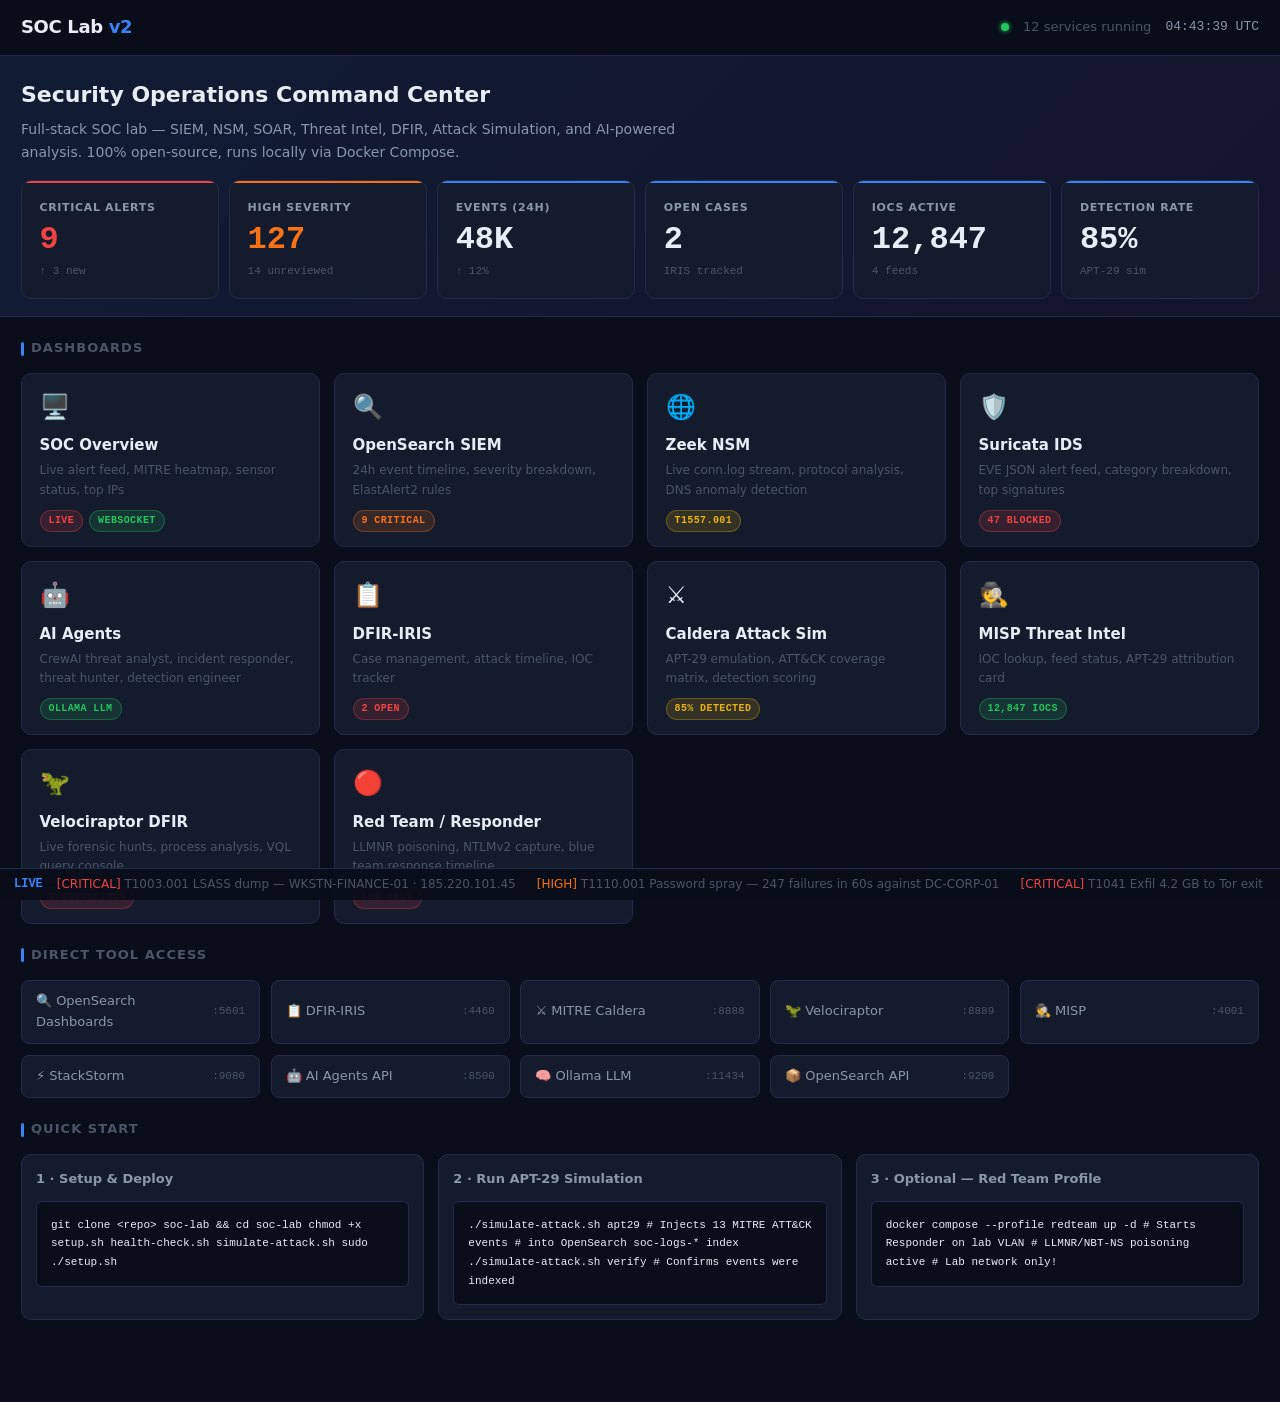
<file: dashboards/index.html>
<!DOCTYPE html>
<html lang="en">
<head>
<meta charset="UTF-8">
<meta name="viewport" content="width=device-width,initial-scale=1">
<title>SOC Lab v2 — Command Center</title>
<link rel="stylesheet" href="soc-theme.css">
<style>
  body { background:var(--bg-base); font-family:var(--font-sans); color:var(--text-primary); margin:0; }
  .portal-header { position:sticky; top:0; z-index:100; background:rgba(10,14,26,0.95); backdrop-filter:blur(8px); border-bottom:1px solid var(--border); display:flex; align-items:center; justify-content:space-between; padding:0 var(--space-6); height:var(--header-h); }
  .portal-logo { font-size:18px; font-weight:700; color:var(--text-primary); letter-spacing:-.02em; }
  .portal-logo span { color:var(--accent); }
  .portal-meta { display:flex; align-items:center; gap:var(--space-4); font-size:13px; color:var(--text-muted); }
  .portal-clock { font-family:var(--font-mono); color:var(--text-secondary); }
  .hero-bar { background:linear-gradient(135deg,rgba(59,130,246,0.12) 0%,rgba(139,92,246,0.08) 100%); border-bottom:1px solid var(--border); padding:var(--space-6) var(--space-6) var(--space-5); }
  .hero-bar h2 { margin:0 0 6px; font-size:22px; font-weight:700; }
  .hero-bar p  { margin:0 0 var(--space-5); color:var(--text-secondary); font-size:14px; max-width:700px; }
  .hero-kpis { display:grid; grid-template-columns:repeat(6,1fr); gap:var(--space-3); }
  @media(max-width:900px){ .hero-kpis { grid-template-columns:repeat(3,1fr); } }
  .portal-body { padding:var(--space-6); }
  .section-title { font-size:13px; font-weight:600; text-transform:uppercase; letter-spacing:.08em; color:var(--text-muted); margin:0 0 var(--space-4); }
  .dash-grid { display:grid; grid-template-columns:repeat(auto-fill,minmax(260px,1fr)); gap:var(--space-4); margin-bottom:var(--space-6); }
  .dash-card { background:var(--bg-card); border:1px solid var(--border); border-radius:var(--radius-md); padding:var(--space-4) var(--space-5); text-decoration:none; color:inherit; display:block; transition:border-color .15s,transform .15s; }
  .dash-card:hover { border-color:var(--accent); transform:translateY(-2px); }
  .dash-card-icon { font-size:24px; margin-bottom:var(--space-2); }
  .dash-card-name { font-size:15px; font-weight:600; margin-bottom:4px; }
  .dash-card-desc { font-size:12px; color:var(--text-muted); margin-bottom:var(--space-3); }
  .dash-card-tags { display:flex; gap:6px; flex-wrap:wrap; }
  .tools-grid { display:grid; grid-template-columns:repeat(auto-fill,minmax(200px,1fr)); gap:var(--space-3); margin-bottom:var(--space-6); }
  .tool-link { background:var(--bg-card); border:1px solid var(--border); border-radius:var(--radius); padding:var(--space-3) var(--space-4); text-decoration:none; color:var(--text-secondary); font-size:13px; display:flex; align-items:center; gap:8px; transition:border-color .15s,color .15s; }
  .tool-link:hover { border-color:var(--accent); color:var(--text-primary); }
  .tool-port { margin-left:auto; font-family:var(--font-mono); font-size:11px; color:var(--text-muted); }
  .qs-grid { display:grid; grid-template-columns:repeat(auto-fill,minmax(320px,1fr)); gap:var(--space-4); margin-bottom:var(--space-6); }
  .qs-card { background:var(--bg-card); border:1px solid var(--border); border-radius:var(--radius-md); padding:var(--space-4); }
  .qs-card h4 { margin:0 0 var(--space-3); font-size:13px; color:var(--text-secondary); font-weight:600; }
  .ticker { position:fixed; bottom:0; left:0; right:0; background:rgba(10,14,26,0.95); border-top:1px solid var(--border); padding:6px var(--space-4); display:flex; align-items:center; gap:var(--space-4); font-size:12px; overflow:hidden; }
  .ticker-label { color:var(--accent); font-weight:700; font-family:var(--font-mono); white-space:nowrap; }
  .ticker-track { flex:1; overflow:hidden; }
  .ticker-inner { display:flex; gap:var(--space-6); animation:scroll-left 40s linear infinite; white-space:nowrap; }
  @keyframes scroll-left { from{transform:translateX(0)} to{transform:translateX(-50%)} }
  .ticker-item { color:var(--text-muted); }
  .ticker-item .t-high { color:var(--high); }
  .ticker-item .t-crit { color:var(--critical); }
  pb { padding-bottom: 40px; display:block; }
</style>
</head>
<body>

<header class="portal-header">
  <div class="portal-logo">SOC Lab <span>v2</span></div>
  <div class="portal-meta">
    <span class="status-dot green"></span>
    <span>12 services running</span>
    <span class="portal-clock" id="clock">--:--:-- UTC</span>
  </div>
</header>

<div class="hero-bar">
  <h2>Security Operations Command Center</h2>
  <p>Full-stack SOC lab — SIEM, NSM, SOAR, Threat Intel, DFIR, Attack Simulation, and AI-powered analysis. 100% open-source, runs locally via Docker Compose.</p>
  <div class="hero-kpis">
    <div class="kpi-card critical">
      <div class="kpi-label">Critical Alerts</div>
      <div class="kpi-value">9</div>
      <div class="kpi-sub">↑ 3 new</div>
    </div>
    <div class="kpi-card high">
      <div class="kpi-label">High Severity</div>
      <div class="kpi-value">127</div>
      <div class="kpi-sub">14 unreviewed</div>
    </div>
    <div class="kpi-card">
      <div class="kpi-label">Events (24h)</div>
      <div class="kpi-value">48K</div>
      <div class="kpi-sub">↑ 12%</div>
    </div>
    <div class="kpi-card">
      <div class="kpi-label">Open Cases</div>
      <div class="kpi-value">2</div>
      <div class="kpi-sub">IRIS tracked</div>
    </div>
    <div class="kpi-card">
      <div class="kpi-label">IOCs Active</div>
      <div class="kpi-value">12,847</div>
      <div class="kpi-sub">4 feeds</div>
    </div>
    <div class="kpi-card">
      <div class="kpi-label">Detection Rate</div>
      <div class="kpi-value">85%</div>
      <div class="kpi-sub">APT-29 sim</div>
    </div>
  </div>
</div>

<div class="portal-body">

  <div class="section-title">Dashboards</div>
  <div class="dash-grid">

    <a href="01_soc_overview.html" class="dash-card">
      <div class="dash-card-icon">🖥️</div>
      <div class="dash-card-name">SOC Overview</div>
      <div class="dash-card-desc">Live alert feed, MITRE heatmap, sensor status, top IPs</div>
      <div class="dash-card-tags"><span class="badge badge-critical">Live</span><span class="badge badge-low">WebSocket</span></div>
    </a>

    <a href="02_opensearch_siem.html" class="dash-card">
      <div class="dash-card-icon">🔍</div>
      <div class="dash-card-name">OpenSearch SIEM</div>
      <div class="dash-card-desc">24h event timeline, severity breakdown, ElastAlert2 rules</div>
      <div class="dash-card-tags"><span class="badge badge-high">9 critical</span></div>
    </a>

    <a href="03_zeek_network.html" class="dash-card">
      <div class="dash-card-icon">🌐</div>
      <div class="dash-card-name">Zeek NSM</div>
      <div class="dash-card-desc">Live conn.log stream, protocol analysis, DNS anomaly detection</div>
      <div class="dash-card-tags"><span class="badge badge-medium">T1557.001</span></div>
    </a>

    <a href="04_suricata_ids.html" class="dash-card">
      <div class="dash-card-icon">🛡️</div>
      <div class="dash-card-name">Suricata IDS</div>
      <div class="dash-card-desc">EVE JSON alert feed, category breakdown, top signatures</div>
      <div class="dash-card-tags"><span class="badge badge-critical">47 blocked</span></div>
    </a>

    <a href="05_ai_agents.html" class="dash-card">
      <div class="dash-card-icon">🤖</div>
      <div class="dash-card-name">AI Agents</div>
      <div class="dash-card-desc">CrewAI threat analyst, incident responder, threat hunter, detection engineer</div>
      <div class="dash-card-tags"><span class="badge badge-low">Ollama LLM</span></div>
    </a>

    <a href="06_iris_cases.html" class="dash-card">
      <div class="dash-card-icon">📋</div>
      <div class="dash-card-name">DFIR-IRIS</div>
      <div class="dash-card-desc">Case management, attack timeline, IOC tracker</div>
      <div class="dash-card-tags"><span class="badge badge-critical">2 open</span></div>
    </a>

    <a href="07_caldera_attack.html" class="dash-card">
      <div class="dash-card-icon">⚔️</div>
      <div class="dash-card-name">Caldera Attack Sim</div>
      <div class="dash-card-desc">APT-29 emulation, ATT&amp;CK coverage matrix, detection scoring</div>
      <div class="dash-card-tags"><span class="badge badge-medium">85% detected</span></div>
    </a>

    <a href="08_misp_ti.html" class="dash-card">
      <div class="dash-card-icon">🕵️</div>
      <div class="dash-card-name">MISP Threat Intel</div>
      <div class="dash-card-desc">IOC lookup, feed status, APT-29 attribution card</div>
      <div class="dash-card-tags"><span class="badge badge-low">12,847 IOCs</span></div>
    </a>

    <a href="09_velociraptor.html" class="dash-card">
      <div class="dash-card-icon">🦖</div>
      <div class="dash-card-name">Velociraptor DFIR</div>
      <div class="dash-card-desc">Live forensic hunts, process analysis, VQL query console</div>
      <div class="dash-card-tags"><span class="badge badge-critical">3 suspicious</span></div>
    </a>

    <a href="10_responder_redteam.html" class="dash-card">
      <div class="dash-card-icon">🔴</div>
      <div class="dash-card-name">Red Team / Responder</div>
      <div class="dash-card-desc">LLMNR poisoning, NTLMv2 capture, blue team response timeline</div>
      <div class="dash-card-tags"><span class="badge badge-critical">Lab only</span></div>
    </a>

  </div>

  <div class="section-title">Direct Tool Access</div>
  <div class="tools-grid">
    <a href="http://localhost:5601" target="_blank" class="tool-link">🔍 OpenSearch Dashboards <span class="tool-port">:5601</span></a>
    <a href="http://localhost:4460" target="_blank" class="tool-link">📋 DFIR-IRIS <span class="tool-port">:4460</span></a>
    <a href="http://localhost:8888" target="_blank" class="tool-link">⚔️ MITRE Caldera <span class="tool-port">:8888</span></a>
    <a href="https://localhost:8889" target="_blank" class="tool-link">🦖 Velociraptor <span class="tool-port">:8889</span></a>
    <a href="https://localhost:4001" target="_blank" class="tool-link">🕵️ MISP <span class="tool-port">:4001</span></a>
    <a href="http://localhost:9080" target="_blank" class="tool-link">⚡ StackStorm <span class="tool-port">:9080</span></a>
    <a href="http://localhost:8500/docs" target="_blank" class="tool-link">🤖 AI Agents API <span class="tool-port">:8500</span></a>
    <a href="http://localhost:11434" target="_blank" class="tool-link">🧠 Ollama LLM <span class="tool-port">:11434</span></a>
    <a href="http://localhost:9200" target="_blank" class="tool-link">📦 OpenSearch API <span class="tool-port">:9200</span></a>
  </div>

  <div class="section-title">Quick Start</div>
  <div class="qs-grid">

    <div class="qs-card">
      <h4>1 · Setup &amp; Deploy</h4>
      <div class="log-block">git clone &lt;repo&gt; soc-lab &amp;&amp; cd soc-lab
chmod +x setup.sh health-check.sh simulate-attack.sh
sudo ./setup.sh</div>
    </div>

    <div class="qs-card">
      <h4>2 · Run APT-29 Simulation</h4>
      <div class="log-block">./simulate-attack.sh apt29
# Injects 13 MITRE ATT&CK events
# into OpenSearch soc-logs-* index

./simulate-attack.sh verify
# Confirms events were indexed</div>
    </div>

    <div class="qs-card">
      <h4>3 · Optional — Red Team Profile</h4>
      <div class="log-block">docker compose --profile redteam up -d
# Starts Responder on lab VLAN
# LLMNR/NBT-NS poisoning active
# Lab network only!</div>
    </div>

  </div>

</div>

<pb></pb>

<!-- Ticker -->
<div class="ticker">
  <span class="ticker-label">LIVE</span>
  <div class="ticker-track">
    <div class="ticker-inner" id="ticker-inner">
      <span class="ticker-item"><span class="t-crit">[CRITICAL]</span> T1003.001 LSASS dump — WKSTN-FINANCE-01 · 185.220.101.45</span>
      <span class="ticker-item"><span class="t-high">[HIGH]</span> T1110.001 Password spray — 247 failures in 60s against DC-CORP-01</span>
      <span class="ticker-item"><span class="t-crit">[CRITICAL]</span> T1041 Exfil 4.2 GB to Tor exit node — port 443</span>
      <span class="ticker-item"><span class="t-high">[HIGH]</span> T1557.001 LLMNR poisoning — CORP\jsmith hash captured</span>
      <span class="ticker-item">[MISP] New IOC matched: 185.220.101.45 — APT-29 Cozy Bear confirmed</span>
      <span class="ticker-item"><span class="t-crit">[CRITICAL]</span> Suricata SID 2030358 — Cobalt Strike Beacon blocked</span>
      <span class="ticker-item">[IRIS] Case INC-2026-001 updated — lateral movement to DC-CORP-01 confirmed</span>
      <span class="ticker-item">[AI] Threat Analyst agent: 85% confidence APT-29 attribution · 13 TTPs matched</span>
      <span class="ticker-item"><span class="t-crit">[CRITICAL]</span> T1562.001 Defender disabled — detection gap identified</span>
      <span class="ticker-item">[CALDERA] APT-29 operation complete — 11/13 techniques detected (85%)</span>
      <!-- duplicate for seamless loop -->
      <span class="ticker-item"><span class="t-crit">[CRITICAL]</span> T1003.001 LSASS dump — WKSTN-FINANCE-01 · 185.220.101.45</span>
      <span class="ticker-item"><span class="t-high">[HIGH]</span> T1110.001 Password spray — 247 failures in 60s against DC-CORP-01</span>
      <span class="ticker-item"><span class="t-crit">[CRITICAL]</span> T1041 Exfil 4.2 GB to Tor exit node — port 443</span>
      <span class="ticker-item"><span class="t-high">[HIGH]</span> T1557.001 LLMNR poisoning — CORP\jsmith hash captured</span>
      <span class="ticker-item">[MISP] New IOC matched: 185.220.101.45 — APT-29 Cozy Bear confirmed</span>
      <span class="ticker-item"><span class="t-crit">[CRITICAL]</span> Suricata SID 2030358 — Cobalt Strike Beacon blocked</span>
      <span class="ticker-item">[IRIS] Case INC-2026-001 updated — lateral movement to DC-CORP-01 confirmed</span>
      <span class="ticker-item">[AI] Threat Analyst agent: 85% confidence APT-29 attribution · 13 TTPs matched</span>
      <span class="ticker-item"><span class="t-crit">[CRITICAL]</span> T1562.001 Defender disabled — detection gap identified</span>
      <span class="ticker-item">[CALDERA] APT-29 operation complete — 11/13 techniques detected (85%)</span>
    </div>
  </div>
</div>

<script>
// UTC clock
function updateClock() {
  const now = new Date();
  const h = String(now.getUTCHours()).padStart(2,'0');
  const m = String(now.getUTCMinutes()).padStart(2,'0');
  const s = String(now.getUTCSeconds()).padStart(2,'0');
  document.getElementById('clock').textContent = `${h}:${m}:${s} UTC`;
}
updateClock();
setInterval(updateClock, 1000);
</script>
</body>
</html>
</file>
<file: dashboards/soc-theme.css>
/* ============================================================
   SOC Lab — Shared Design System
   Advanced Security Operations Center v2
   ============================================================ */

/* ── 1. Design Tokens ──────────────────────────────────────── */
:root {
  /* Palette */
  --bg-base:        #0a0e1a;
  --bg-surface:     #0f1525;
  --bg-card:        #141b2d;
  --bg-card-hover:  #1a2238;
  --bg-input:       #1e2640;
  --border:         #1f2d4a;
  --border-light:   #2a3a5c;

  /* Accent */
  --accent:         #3b82f6;
  --accent-dim:     rgba(59, 130, 246, 0.15);
  --accent-glow:    rgba(59, 130, 246, 0.35);

  /* Status colours */
  --critical:       #ef4444;
  --critical-dim:   rgba(239, 68, 68, 0.15);
  --high:           #f97316;
  --high-dim:       rgba(249, 115, 22, 0.15);
  --medium:         #eab308;
  --medium-dim:     rgba(234, 179, 8, 0.15);
  --low:            #22c55e;
  --low-dim:        rgba(34, 197, 94, 0.15);
  --info:           #06b6d4;
  --info-dim:       rgba(6, 182, 212, 0.15);

  /* Text */
  --text-primary:   #e8edf5;
  --text-secondary: #8898aa;
  --text-muted:     #4a5568;
  --text-accent:    #60a5fa;

  /* Typography */
  --font-mono:  'JetBrains Mono', 'Fira Code', 'Cascadia Code', monospace;
  --font-sans:  'Inter', 'Segoe UI', system-ui, sans-serif;

  /* Spacing */
  --space-1:  0.25rem;
  --space-2:  0.5rem;
  --space-3:  0.75rem;
  --space-4:  1rem;
  --space-5:  1.25rem;
  --space-6:  1.5rem;
  --space-8:  2rem;
  --space-10: 2.5rem;
  --space-12: 3rem;

  /* Layout */
  --sidebar-w: 220px;
  --header-h:  56px;
  --radius:    8px;
  --radius-sm: 6px;
  --radius-md: 10px;
  --radius-lg: 16px;

  /* Aliases */
  --success:   #22c55e;

  /* Transitions */
  --transition: 150ms ease;
}

/* ── 2. Reset & Base ───────────────────────────────────────── */
*, *::before, *::after { box-sizing: border-box; margin: 0; padding: 0; }

html { font-size: 14px; scroll-behavior: smooth; }

body {
  background: var(--bg-base);
  color: var(--text-primary);
  font-family: var(--font-sans);
  line-height: 1.6;
  min-height: 100vh;
  overflow-x: hidden;
}

a { color: var(--text-accent); text-decoration: none; }
a:hover { color: var(--accent); }

code, pre, .mono { font-family: var(--font-mono); }

/* ── 3. Layout Shell ───────────────────────────────────────── */
.layout {
  display: grid;
  grid-template-columns: var(--sidebar-w) 1fr;
  grid-template-rows: var(--header-h) 1fr;
  grid-template-areas:
    "sidebar header"
    "sidebar main";
  min-height: 100vh;
}

/* ── 4. Sidebar ────────────────────────────────────────────── */
.sidebar {
  grid-area: sidebar;
  background: var(--bg-surface);
  border-right: 1px solid var(--border);
  display: flex;
  flex-direction: column;
  position: fixed;
  top: 0; left: 0; bottom: 0;
  width: var(--sidebar-w);
  z-index: 100;
  overflow-y: auto;
}

.sidebar-brand {
  display: flex;
  align-items: center;
  gap: var(--space-3);
  padding: var(--space-4) var(--space-5);
  border-bottom: 1px solid var(--border);
  height: var(--header-h);
  flex-shrink: 0;
}

.sidebar-brand .brand-icon {
  width: 30px; height: 30px;
  background: var(--accent-dim);
  border: 1px solid var(--accent);
  border-radius: var(--radius-sm);
  display: flex; align-items: center; justify-content: center;
  color: var(--accent);
  font-size: 14px;
  flex-shrink: 0;
}

.sidebar-brand .brand-text {
  display: flex; flex-direction: column;
  overflow: hidden;
}

.sidebar-brand .brand-title {
  font-size: 13px;
  font-weight: 700;
  color: var(--text-primary);
  letter-spacing: 0.02em;
  white-space: nowrap;
}

.sidebar-brand .brand-sub {
  font-size: 10px;
  color: var(--text-secondary);
  font-family: var(--font-mono);
  letter-spacing: 0.05em;
}

.sidebar-section {
  padding: var(--space-5) var(--space-3) var(--space-2);
}

.sidebar-section-label {
  font-size: 9px;
  font-weight: 600;
  letter-spacing: 0.1em;
  text-transform: uppercase;
  color: var(--text-muted);
  padding: 0 var(--space-2) var(--space-2);
}

.sidebar-nav { list-style: none; padding: 0; }

.nav-item a {
  display: flex;
  align-items: center;
  gap: var(--space-3);
  padding: var(--space-2) var(--space-3);
  border-radius: var(--radius-sm);
  color: var(--text-secondary);
  font-size: 13px;
  transition: all var(--transition);
  white-space: nowrap;
  overflow: hidden;
}

.nav-item a:hover {
  background: var(--accent-dim);
  color: var(--text-primary);
}

.nav-item a.active {
  background: var(--accent-dim);
  color: var(--accent);
  border-left: 2px solid var(--accent);
}

.nav-item a .nav-icon {
  width: 16px; height: 16px;
  flex-shrink: 0;
  opacity: 0.7;
}

.nav-item a:hover .nav-icon,
.nav-item a.active .nav-icon { opacity: 1; }

.nav-badge {
  margin-left: auto;
  background: var(--critical-dim);
  color: var(--critical);
  font-size: 10px;
  font-weight: 600;
  font-family: var(--font-mono);
  padding: 1px 6px;
  border-radius: 10px;
  border: 1px solid rgba(239, 68, 68, 0.3);
}

.sidebar-footer {
  margin-top: auto;
  padding: var(--space-4) var(--space-5);
  border-top: 1px solid var(--border);
  font-size: 11px;
  color: var(--text-muted);
  font-family: var(--font-mono);
}

/* ── 5. Header ─────────────────────────────────────────────── */
.topbar {
  grid-area: header;
  background: var(--bg-surface);
  border-bottom: 1px solid var(--border);
  display: flex;
  align-items: center;
  gap: var(--space-4);
  padding: 0 var(--space-6);
  position: sticky;
  top: 0;
  z-index: 50;
}

.topbar-title {
  font-size: 15px;
  font-weight: 600;
  color: var(--text-primary);
  display: flex;
  align-items: center;
  gap: var(--space-2);
}

.topbar-title .page-icon {
  color: var(--accent);
}

.topbar-meta {
  font-size: 12px;
  color: var(--text-secondary);
  font-family: var(--font-mono);
}

.topbar-right {
  margin-left: auto;
  display: flex;
  align-items: center;
  gap: var(--space-4);
}

.ws-indicator {
  display: flex;
  align-items: center;
  gap: var(--space-2);
  font-size: 11px;
  font-family: var(--font-mono);
}

.ws-dot {
  width: 8px; height: 8px;
  border-radius: 50%;
  background: var(--text-muted);
  position: relative;
}

.ws-dot.connected { background: var(--low); }
.ws-dot.connected::after {
  content: '';
  position: absolute;
  inset: -3px;
  border-radius: 50%;
  border: 1px solid var(--low);
  animation: pulse-ring 2s infinite;
}

@keyframes pulse-ring {
  0%   { transform: scale(1); opacity: 0.6; }
  100% { transform: scale(2); opacity: 0; }
}

/* ── 6. Main Content ───────────────────────────────────────── */
.main-content {
  grid-area: main;
  padding: var(--space-6);
  overflow-y: auto;
  min-height: calc(100vh - var(--header-h));
}

/* ── 7. Grid Layouts ───────────────────────────────────────── */
.grid-4 { display: grid; grid-template-columns: repeat(4, 1fr); gap: var(--space-4); }
.grid-3 { display: grid; grid-template-columns: repeat(3, 1fr); gap: var(--space-4); }
.grid-2 { display: grid; grid-template-columns: repeat(2, 1fr); gap: var(--space-4); }
.grid-2-1 { display: grid; grid-template-columns: 2fr 1fr; gap: var(--space-4); }
.grid-1-2 { display: grid; grid-template-columns: 1fr 2fr; gap: var(--space-4); }

/* ── 8. Cards ──────────────────────────────────────────────── */
.card {
  background: var(--bg-card);
  border: 1px solid var(--border);
  border-radius: var(--radius-md);
  overflow: hidden;
}

.card:hover { border-color: var(--border-light); }

.card-header {
  display: flex;
  align-items: center;
  justify-content: space-between;
  padding: var(--space-4) var(--space-5);
  border-bottom: 1px solid var(--border);
  min-height: 48px;
}

.card-title {
  font-size: 12px;
  font-weight: 600;
  text-transform: uppercase;
  letter-spacing: 0.06em;
  color: var(--text-secondary);
  display: flex;
  align-items: center;
  gap: var(--space-2);
}

.card-title svg, .card-title .icon {
  color: var(--accent);
}

.card-body {
  padding: var(--space-5);
}

.card-body-sm {
  padding: var(--space-3) var(--space-5);
}

/* ── 9. KPI Cards ──────────────────────────────────────────── */
.kpi-card {
  background: var(--bg-card);
  border: 1px solid var(--border);
  border-radius: var(--radius-md);
  padding: var(--space-5);
  display: flex;
  flex-direction: column;
  gap: var(--space-2);
  position: relative;
  overflow: hidden;
  transition: border-color var(--transition), transform var(--transition);
}

.kpi-card:hover {
  border-color: var(--border-light);
  transform: translateY(-1px);
}

.kpi-card::before {
  content: '';
  position: absolute;
  top: 0; left: 0; right: 0;
  height: 2px;
  background: var(--accent);
}

.kpi-card.critical::before { background: var(--critical); }
.kpi-card.high::before     { background: var(--high); }
.kpi-card.medium::before   { background: var(--medium); }
.kpi-card.low::before      { background: var(--low); }
.kpi-card.info::before     { background: var(--info); }

.kpi-label {
  font-size: 11px;
  font-weight: 600;
  letter-spacing: 0.06em;
  text-transform: uppercase;
  color: var(--text-secondary);
}

.kpi-value {
  font-size: 32px;
  font-weight: 700;
  font-family: var(--font-mono);
  color: var(--text-primary);
  line-height: 1;
}

.kpi-card.critical .kpi-value { color: var(--critical); }
.kpi-card.high .kpi-value     { color: var(--high); }
.kpi-card.medium .kpi-value   { color: var(--medium); }
.kpi-card.low .kpi-value      { color: var(--low); }
.kpi-card.info .kpi-value     { color: var(--info); }

.kpi-sub {
  font-size: 11px;
  color: var(--text-muted);
  font-family: var(--font-mono);
}

.kpi-icon {
  position: absolute;
  right: var(--space-5);
  top: var(--space-5);
  font-size: 28px;
  opacity: 0.12;
}

/* ── 10. Badges & Tags ─────────────────────────────────────── */
.badge {
  display: inline-flex;
  align-items: center;
  gap: 4px;
  padding: 2px 8px;
  border-radius: 20px;
  font-size: 10px;
  font-weight: 600;
  letter-spacing: 0.04em;
  text-transform: uppercase;
  font-family: var(--font-mono);
}

.badge-critical { background: var(--critical-dim); color: var(--critical); border: 1px solid rgba(239,68,68,0.3); }
.badge-high     { background: var(--high-dim);     color: var(--high);     border: 1px solid rgba(249,115,22,0.3); }
.badge-medium   { background: var(--medium-dim);   color: var(--medium);   border: 1px solid rgba(234,179,8,0.3); }
.badge-low      { background: var(--low-dim);      color: var(--low);      border: 1px solid rgba(34,197,94,0.3); }
.badge-info     { background: var(--info-dim);     color: var(--info);     border: 1px solid rgba(6,182,212,0.3); }
.badge-accent   { background: var(--accent-dim);   color: var(--accent);   border: 1px solid rgba(59,130,246,0.3); }
.badge-neutral  { background: #1e2640;             color: var(--text-secondary); border: 1px solid var(--border); }

/* ── 11. Tables ────────────────────────────────────────────── */
.data-table {
  width: 100%;
  border-collapse: collapse;
  font-size: 12px;
}

.data-table th {
  text-align: left;
  padding: var(--space-2) var(--space-3);
  color: var(--text-secondary);
  font-size: 10px;
  font-weight: 600;
  letter-spacing: 0.08em;
  text-transform: uppercase;
  border-bottom: 1px solid var(--border);
  white-space: nowrap;
}

.data-table td {
  padding: var(--space-3);
  border-bottom: 1px solid rgba(31, 45, 74, 0.5);
  color: var(--text-primary);
  vertical-align: middle;
}

.data-table tr:last-child td { border-bottom: none; }

.data-table tr:hover td { background: rgba(59, 130, 246, 0.03); }

.data-table .mono { font-family: var(--font-mono); font-size: 11px; }

/* ── 12. Alert Feed ────────────────────────────────────────── */
.alert-feed { display: flex; flex-direction: column; gap: 0; }

.alert-item {
  display: flex;
  align-items: flex-start;
  gap: var(--space-3);
  padding: var(--space-3) var(--space-4);
  border-bottom: 1px solid rgba(31, 45, 74, 0.6);
  transition: background var(--transition);
}

.alert-item:last-child { border-bottom: none; }
.alert-item:hover { background: rgba(59, 130, 246, 0.03); }

.alert-item.new {
  animation: slide-in 0.3s ease;
  background: rgba(59, 130, 246, 0.04);
}

@keyframes slide-in {
  from { opacity: 0; transform: translateX(-8px); }
  to   { opacity: 1; transform: translateX(0); }
}

.alert-dot {
  width: 8px; height: 8px;
  border-radius: 50%;
  margin-top: 4px;
  flex-shrink: 0;
}

.alert-dot.critical { background: var(--critical); box-shadow: 0 0 6px var(--critical); }
.alert-dot.high     { background: var(--high);     box-shadow: 0 0 6px var(--high); }
.alert-dot.medium   { background: var(--medium); }
.alert-dot.low      { background: var(--low); }

.alert-content { flex: 1; min-width: 0; }

.alert-title {
  font-size: 12px;
  font-weight: 500;
  color: var(--text-primary);
  white-space: nowrap;
  overflow: hidden;
  text-overflow: ellipsis;
}

.alert-meta {
  font-size: 10px;
  color: var(--text-secondary);
  font-family: var(--font-mono);
  margin-top: 2px;
  display: flex;
  gap: var(--space-3);
}

.alert-time {
  font-size: 10px;
  color: var(--text-muted);
  font-family: var(--font-mono);
  white-space: nowrap;
  flex-shrink: 0;
  padding-top: 2px;
}

/* ── 13. Chart Containers ──────────────────────────────────── */
.chart-wrap {
  position: relative;
  width: 100%;
}

.chart-wrap canvas { display: block; }

/* ── 14. Status Indicators ─────────────────────────────────── */
.status-dot {
  display: inline-block;
  width: 8px; height: 8px;
  border-radius: 50%;
}

.status-dot.up      { background: var(--low); box-shadow: 0 0 5px var(--low); }
.status-dot.down    { background: var(--critical); box-shadow: 0 0 5px var(--critical); }
.status-dot.warn    { background: var(--medium); }
.status-dot.unknown { background: var(--text-muted); }
.status-dot.green   { background: var(--low); box-shadow: 0 0 5px var(--low); }
.status-dot.yellow  { background: var(--medium); }
.status-dot.red     { background: var(--critical); box-shadow: 0 0 5px var(--critical); }

.status-row {
  display: flex;
  align-items: center;
  justify-content: space-between;
  padding: var(--space-2) 0;
  border-bottom: 1px solid rgba(31, 45, 74, 0.4);
  font-size: 12px;
}

.status-row:last-child { border-bottom: none; }

.status-label { color: var(--text-secondary); }
.status-value { display: flex; align-items: center; gap: var(--space-2); color: var(--text-primary); font-family: var(--font-mono); font-size: 11px; }

/* ── 15. Progress Bars ─────────────────────────────────────── */
.progress-bar {
  height: 4px;
  background: var(--border);
  border-radius: 2px;
  overflow: hidden;
}

.progress-fill {
  height: 100%;
  border-radius: 2px;
  background: var(--accent);
  transition: width 0.5s ease;
}

.progress-fill.critical { background: var(--critical); }
.progress-fill.high     { background: var(--high); }
.progress-fill.medium   { background: var(--medium); }
.progress-fill.low      { background: var(--low); }

/* ── 16. Buttons ───────────────────────────────────────────── */
.btn {
  display: inline-flex;
  align-items: center;
  gap: var(--space-2);
  padding: var(--space-2) var(--space-4);
  border-radius: var(--radius-sm);
  font-size: 12px;
  font-weight: 500;
  cursor: pointer;
  border: none;
  transition: all var(--transition);
  font-family: var(--font-sans);
  white-space: nowrap;
}

.btn-primary {
  background: var(--accent);
  color: white;
}
.btn-primary:hover { background: #2563eb; }

.btn-ghost {
  background: transparent;
  color: var(--text-secondary);
  border: 1px solid var(--border);
}
.btn-ghost:hover { background: var(--bg-card-hover); color: var(--text-primary); border-color: var(--border-light); }

.btn-danger {
  background: var(--critical-dim);
  color: var(--critical);
  border: 1px solid rgba(239,68,68,0.3);
}
.btn-danger:hover { background: rgba(239,68,68,0.25); }

.btn-sm { padding: 3px 10px; font-size: 11px; }
.btn-xs { padding: 2px 8px;  font-size: 10px; }

/* ── 17. Form Elements ─────────────────────────────────────── */
.input, select.input, textarea.input {
  background: var(--bg-input);
  border: 1px solid var(--border);
  border-radius: var(--radius-sm);
  color: var(--text-primary);
  font-size: 12px;
  font-family: var(--font-sans);
  padding: var(--space-2) var(--space-3);
  outline: none;
  width: 100%;
  transition: border-color var(--transition);
}

.input:focus { border-color: var(--accent); }
.input::placeholder { color: var(--text-muted); }

select.input option { background: var(--bg-input); }

/* ── 18. Scrollbars ────────────────────────────────────────── */
::-webkit-scrollbar { width: 6px; height: 6px; }
::-webkit-scrollbar-track { background: transparent; }
::-webkit-scrollbar-thumb { background: var(--border-light); border-radius: 3px; }
::-webkit-scrollbar-thumb:hover { background: var(--text-muted); }

/* ── 19. Utilities ─────────────────────────────────────────── */
.flex         { display: flex; }
.flex-center  { display: flex; align-items: center; justify-content: center; }
.items-center { align-items: center; }
.gap-2        { gap: var(--space-2); }
.gap-3        { gap: var(--space-3); }
.gap-4        { gap: var(--space-4); }
.ml-auto      { margin-left: auto; }
.mt-4         { margin-top: var(--space-4); }
.mt-6         { margin-top: var(--space-6); }
.mb-4         { margin-bottom: var(--space-4); }
.w-full       { width: 100%; }
.text-mono    { font-family: var(--font-mono); }
.text-xs      { font-size: 11px; }
.text-sm      { font-size: 12px; }
.text-muted   { color: var(--text-muted); }
.text-secondary { color: var(--text-secondary); }
.text-accent  { color: var(--accent); }
.text-right   { text-align: right; }
.truncate     { white-space: nowrap; overflow: hidden; text-overflow: ellipsis; }
.section-gap  { margin-top: var(--space-6); }

/* ── 20. Page Section Headers ──────────────────────────────── */
.section-header {
  display: flex;
  align-items: center;
  justify-content: space-between;
  margin-bottom: var(--space-4);
}

.section-title {
  font-size: 13px;
  font-weight: 600;
  color: var(--text-primary);
  display: flex;
  align-items: center;
  gap: var(--space-2);
}

.section-title::before {
  content: '';
  display: inline-block;
  width: 3px;
  height: 14px;
  background: var(--accent);
  border-radius: 2px;
}

/* ── 21. Code / Log Blocks ─────────────────────────────────── */
.log-block {
  background: var(--bg-base);
  border: 1px solid var(--border);
  border-radius: var(--radius-sm);
  padding: var(--space-4);
  font-family: var(--font-mono);
  font-size: 11px;
  line-height: 1.7;
  overflow-x: auto;
  max-height: 280px;
  overflow-y: auto;
}

.log-line { display: block; color: var(--text-secondary); }
.log-line.new { color: var(--text-primary); animation: flash-in 0.4s ease; }

@keyframes flash-in {
  from { color: var(--accent); }
  to   { color: var(--text-primary); }
}

.log-ts    { color: var(--text-muted); }
.log-level-crit  { color: var(--critical); font-weight: 600; }
.log-level-warn  { color: var(--medium); }
.log-level-info  { color: var(--info); }
.log-level-ok    { color: var(--low); }

/* ── 22. Mitre Technique Tags ──────────────────────────────── */
.technique-tag {
  display: inline-flex;
  align-items: center;
  gap: 4px;
  background: rgba(59, 130, 246, 0.08);
  border: 1px solid rgba(59, 130, 246, 0.2);
  border-radius: 4px;
  padding: 2px 8px;
  font-size: 10px;
  font-family: var(--font-mono);
  color: var(--text-accent);
}

/* ── 23. Loading Skeleton ──────────────────────────────────── */
.skeleton {
  background: linear-gradient(90deg, var(--border) 25%, var(--border-light) 50%, var(--border) 75%);
  background-size: 200% 100%;
  animation: shimmer 1.5s infinite;
  border-radius: var(--radius-sm);
}

@keyframes shimmer {
  0%   { background-position: 200% 0; }
  100% { background-position: -200% 0; }
}

/* ── 24. Responsive ────────────────────────────────────────── */
@media (max-width: 1400px) {
  .grid-4 { grid-template-columns: repeat(2, 1fr); }
}

@media (max-width: 1100px) {
  :root { --sidebar-w: 56px; }
  .sidebar-brand .brand-text,
  .nav-item a span:not(.nav-icon),
  .sidebar-section-label,
  .nav-badge,
  .sidebar-footer { display: none; }
  .sidebar-brand { justify-content: center; }
  .nav-item a { justify-content: center; padding: var(--space-3); }
  .grid-2-1, .grid-1-2 { grid-template-columns: 1fr; }
}

@media (max-width: 768px) {
  .grid-3, .grid-2 { grid-template-columns: 1fr; }
  .main-content { padding: var(--space-4); }
}

/* ── 25. KPI Row ────────────────────────────────────────────── */
.kpi-row {
  display: grid;
  grid-template-columns: repeat(auto-fill, minmax(180px, 1fr));
  gap: var(--space-4);
  margin-bottom: var(--space-5);
}

/* ── 26. Alert Row ──────────────────────────────────────────── */
.alert-row {
  display: flex;
  align-items: center;
  gap: var(--space-2);
  padding: var(--space-2) 0;
  border-bottom: 1px solid rgba(255,255,255,0.04);
  font-size: 12px;
  font-family: var(--font-mono);
  line-height: 1.4;
}
.alert-row:last-child { border-bottom: none; }
.alert-time {
  color: var(--text-muted);
  min-width: 160px;
  flex-shrink: 0;
}

/* ── 27. Case Cards ─────────────────────────────────────────── */
.case-card {
  background: var(--bg-card);
  border: 1px solid var(--border);
  border-left-width: 4px;
  border-radius: var(--radius-md);
  padding: var(--space-4) var(--space-5);
  transition: border-color .15s;
}
.case-card.open        { border-left-color: var(--critical); }
.case-card.in-progress { border-left-color: var(--high); }
.case-card.closed      { border-left-color: var(--success); }

/* ── 28. Hunt Cards ─────────────────────────────────────────── */
.hunt-card {
  background: var(--bg-card);
  border: 1px solid var(--border);
  border-radius: var(--radius-md);
  padding: var(--space-4);
}
.hunt-card.running  { border-top: 2px solid var(--accent); }
.hunt-card.complete { border-top: 2px solid var(--success); }
.hunt-card.queued   { border-top: 2px solid var(--border); }
.hunt-name { font-weight: 600; font-size: 14px; }
.hunt-meta { color: var(--text-muted); font-size: 12px; margin: 4px 0 var(--space-3); }
.hunt-progress {
  display: flex;
  align-items: center;
  gap: var(--space-3);
  font-family: var(--font-mono);
  font-size: 12px;
  color: var(--text-muted);
}

/* ── 29. Attack Timeline ────────────────────────────────────── */
.timeline {
  display: flex;
  flex-direction: column;
  gap: 0;
  position: relative;
}
.timeline::before {
  content: '';
  position: absolute;
  left: 7px;
  top: 8px;
  bottom: 8px;
  width: 2px;
  background: rgba(255,255,255,0.08);
}
.tl-item {
  display: flex;
  gap: var(--space-4);
  padding: var(--space-3) 0;
  position: relative;
}
.tl-dot {
  width: 16px;
  height: 16px;
  border-radius: 50%;
  border: 2px solid;
  flex-shrink: 0;
  margin-top: 2px;
  position: relative;
  z-index: 1;
  background: var(--bg-card);
}
.tl-dot.critical { border-color: var(--critical); background: rgba(239,68,68,0.2); }
.tl-dot.high     { border-color: var(--high);     background: rgba(249,115,22,0.2); }
.tl-dot.medium   { border-color: var(--medium);   background: rgba(234,179,8,0.2); }
.tl-dot.low      { border-color: var(--success);  background: rgba(34,197,94,0.2); }
.tl-content { flex: 1; }
.tl-time  { font-family: var(--font-mono); font-size: 11px; color: var(--text-muted); margin-bottom: 2px; }
.tl-title { font-weight: 600; font-size: 13px; color: var(--text-primary); margin-bottom: 4px; }
.tl-desc  { font-size: 12px; color: var(--text-secondary); line-height: 1.5; }

/* ── 30. Row highlight ──────────────────────────────────────── */
.row-suspicious { background: rgba(239,68,68,0.06); }
.row-suspicious:hover { background: rgba(239,68,68,0.1); }

/* ── 25. KPI Row ────────────────────────────────────────────── */
.kpi-row {
  display: grid;
  grid-template-columns: repeat(auto-fill, minmax(180px, 1fr));
  gap: var(--space-4);
  margin-bottom: var(--space-5);
}

/* ── 26. Alert Row ──────────────────────────────────────────── */
.alert-row {
  display: flex;
  align-items: center;
  gap: var(--space-2);
  padding: var(--space-2) 0;
  border-bottom: 1px solid rgba(255,255,255,0.04);
  font-size: 12px;
  font-family: var(--font-mono);
  line-height: 1.4;
}
.alert-row:last-child { border-bottom: none; }
.alert-time {
  color: var(--text-muted);
  min-width: 160px;
  flex-shrink: 0;
}

/* ── 27. Case Cards ─────────────────────────────────────────── */
.case-card {
  background: var(--bg-card);
  border: 1px solid var(--border);
  border-left-width: 4px;
  border-radius: var(--radius-md);
  padding: var(--space-4) var(--space-5);
  transition: border-color .15s;
}
.case-card.open        { border-left-color: var(--critical); }
.case-card.in-progress { border-left-color: var(--high); }
.case-card.closed      { border-left-color: var(--success); }

/* ── 28. Hunt Cards ─────────────────────────────────────────── */
.hunt-card {
  background: var(--bg-card);
  border: 1px solid var(--border);
  border-radius: var(--radius-md);
  padding: var(--space-4);
}
.hunt-card.running  { border-top: 2px solid var(--accent); }
.hunt-card.complete { border-top: 2px solid var(--success); }
.hunt-card.queued   { border-top: 2px solid var(--border); }
.hunt-name { font-weight: 600; font-size: 14px; }
.hunt-meta { color: var(--text-muted); font-size: 12px; margin: 4px 0 var(--space-3); }
.hunt-progress {
  display: flex;
  align-items: center;
  gap: var(--space-3);
  font-family: var(--font-mono);
  font-size: 12px;
  color: var(--text-muted);
}

/* ── 29. Attack Timeline ────────────────────────────────────── */
.timeline {
  display: flex;
  flex-direction: column;
  position: relative;
}
.timeline::before {
  content: '';
  position: absolute;
  left: 7px;
  top: 8px;
  bottom: 8px;
  width: 2px;
  background: rgba(255,255,255,0.08);
}
.tl-item {
  display: flex;
  gap: var(--space-4);
  padding: var(--space-3) 0;
  position: relative;
}
.tl-dot {
  width: 16px;
  height: 16px;
  border-radius: 50%;
  border: 2px solid;
  flex-shrink: 0;
  margin-top: 2px;
  position: relative;
  z-index: 1;
  background: var(--bg-card);
}
.tl-dot.critical { border-color: var(--critical); background: rgba(239,68,68,0.2); }
.tl-dot.high     { border-color: var(--high);     background: rgba(249,115,22,0.2); }
.tl-dot.medium   { border-color: var(--medium);   background: rgba(234,179,8,0.2); }
.tl-dot.low      { border-color: var(--success);  background: rgba(34,197,94,0.2); }
.tl-content { flex: 1; }
.tl-time  { font-family: var(--font-mono); font-size: 11px; color: var(--text-muted); margin-bottom: 2px; }
.tl-title { font-weight: 600; font-size: 13px; color: var(--text-primary); margin-bottom: 4px; }
.tl-desc  { font-size: 12px; color: var(--text-secondary); line-height: 1.5; }

/* ── 30. Row highlight ──────────────────────────────────────── */
.row-suspicious { background: rgba(239,68,68,0.06); }
.row-suspicious:hover { background: rgba(239,68,68,0.1); }

/* ── 31. Main-wrap layout (dashboards 02–10) ───────────────── */
/* Used by dashboards that wrap topbar+content in .main-wrap   */
.main-wrap {
  margin-left: var(--sidebar-w);
  display: flex;
  flex-direction: column;
  min-height: 100vh;
}
.main-wrap .topbar {
  position: sticky;
  top: 0;
  z-index: 50;
  background: var(--bg-surface);
  border-bottom: 1px solid var(--border);
  display: flex;
  align-items: center;
  gap: var(--space-4);
  padding: 0 var(--space-6);
  height: var(--header-h);
  flex-shrink: 0;
}
.content {
  flex: 1;
  padding: var(--space-6);
}
</file>
